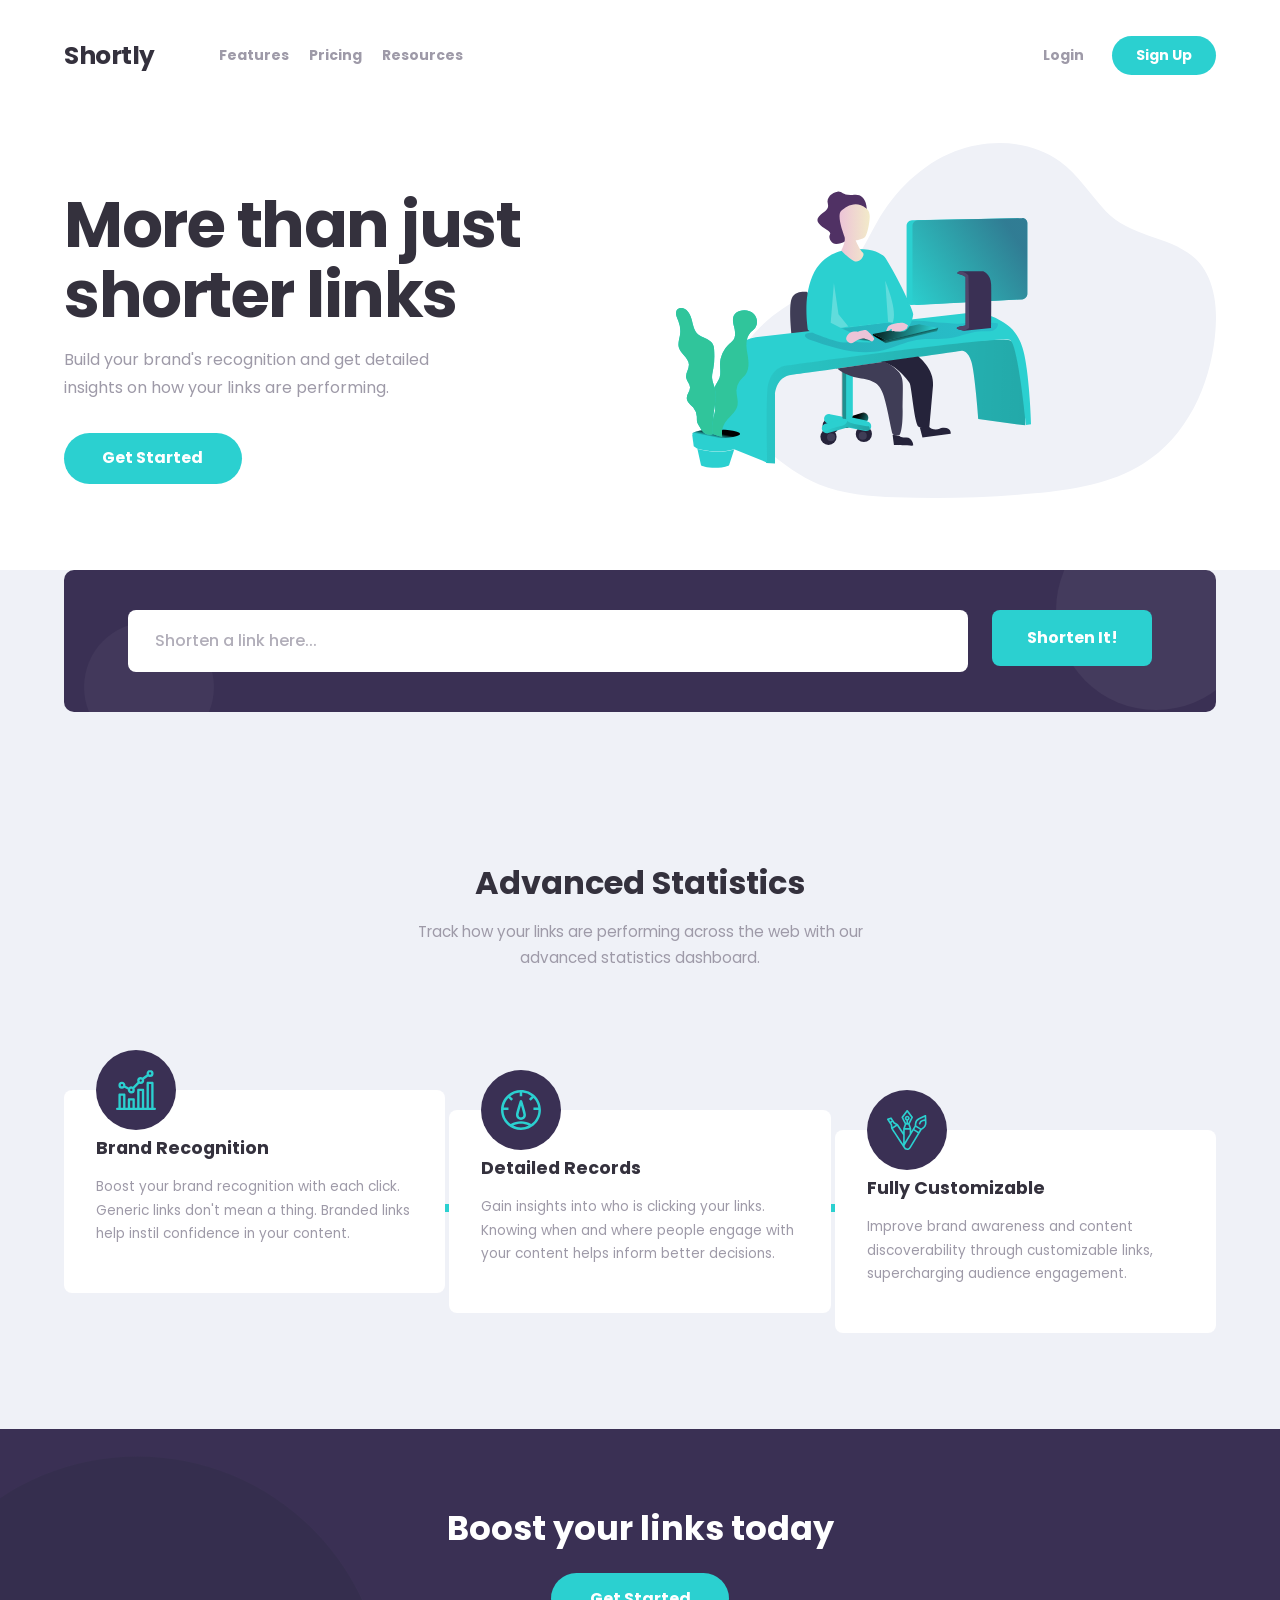
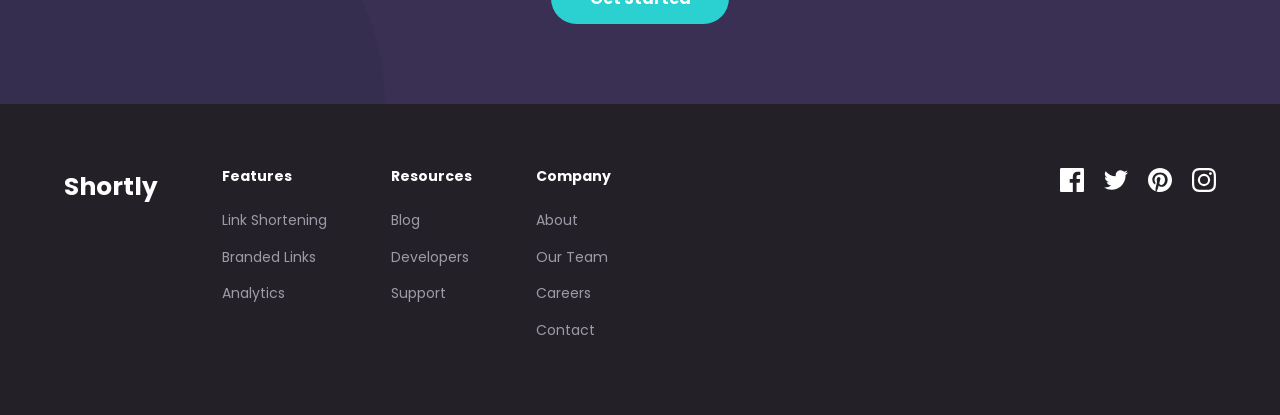
<file: index.html>
<!DOCTYPE html>
<html lang="en">
<head>
  <meta charset="UTF-8" />
  <meta name="viewport" content="width=device-width, initial-scale=1.0" />
  <title>Shortly – More than just shorter links</title>
  <link rel="preconnect" href="https://fonts.googleapis.com" />
  <link rel="preconnect" href="https://fonts.gstatic.com" crossorigin />
  <link href="https://fonts.googleapis.com/css2?family=Poppins:wght@500;700&display=swap" rel="stylesheet" />
  <link
    href="https://cdn.jsdelivr.net/npm/bootstrap@5.3.3/dist/css/bootstrap.min.css"
    rel="stylesheet"
  />
  <link rel="stylesheet" href="index.css" />
</head>
<body>


  <header class="site-header">
    <nav class="navbar navbar-expand-lg">
      <div class="container-xl nav-container">

        <a class="navbar-brand" href="#">Shortly</a>

        <button
          class="navbar-toggler"
          type="button"
          data-bs-toggle="collapse"
          data-bs-target="#mainNav"
          aria-controls="mainNav"
          aria-expanded="false"
          aria-label="Toggle navigation"
        >
          <span class="hamburger-icon">
            <span></span><span></span><span></span>
          </span>
        </button>

        <div class="collapse navbar-collapse" id="mainNav">
          <ul class="navbar-nav me-auto mb-2 mb-lg-0 nav-links">
            <li class="nav-item"><a class="nav-link" href="#">Features</a></li>
            <li class="nav-item"><a class="nav-link" href="#">Pricing</a></li>
            <li class="nav-item"><a class="nav-link" href="#">Resources</a></li>
          </ul>
          <div class="nav-auth d-flex flex-column flex-lg-row align-items-center gap-3">
            <a href="#" class="btn-login">Login</a>
            <a href="#" class="btn-signup">Sign Up</a>
          </div>
        </div>

      </div>
    </nav>
  </header>

  <main>

    
    <section class="hero-section">
      <div class="container-xl">
        <div class="row align-items-center">

          <div class="col-lg-6 order-2 order-lg-1 hero-text">
            <h1 class="hero-heading">More than just shorter links</h1>
            <p class="hero-sub">
              Build your brand's recognition and get detailed insights on how your
              links are performing.
            </p>
            <a href="#shorten" class="btn-primary-cta">Get Started</a>
          </div>

          <div class="col-lg-6 order-1 order-lg-2 hero-image-wrap">
            <div class="hero-illustration" aria-hidden="true">
              <img src="./images/illustration-working.svg" alt="image of a person working on a computer with a phone and some charts" class="hero-svg" />
            </div>
          </div>

        </div>
      </div>
    </section>

    
    <section id="shorten" class="shortener-section">
      <div class="container-xl">

        <div class="shortener-box">
          <form class="shortener-form" id="shortenerForm" novalidate>
            <div class="input-wrapper">
              <input
                type="text"
                id="urlInput"
                class="url-input"
                placeholder="Shorten a link here..."
                autocomplete="off"
              />
              <p class="error-msg" id="errorMsg" aria-live="polite"></p>
            </div>
            <button type="submit" class="btn-shorten">Shorten It!</button>
          </form>
        </div>

       
        <ul class="results-list" id="resultsList" aria-label="Shortened links"></ul>

      </div>
    </section>

   
    <section class="stats-section">
      <div class="container-xl text-center">
        <h2 class="section-title">Advanced Statistics</h2>
        <p class="section-sub">
          Track how your links are performing across the web with our advanced statistics dashboard.
        </p>

        <div class="features-grid">
          <div class="feature-card feature-card--1">
            <div class="feature-icon-wrap">
              <img src="./images/icon-brand-recognition.svg" alt="Brand Recognition">
            </div>
            <h3 class="feature-title">Brand Recognition</h3>
            <p class="feature-text">
              Boost your brand recognition with each click. Generic links don't mean a thing.
              Branded links help instil confidence in your content.
            </p>
          </div>

          <div class="connector" aria-hidden="true"></div>

          <!-- Card 2 -->
          <div class="feature-card feature-card--2">
            <div class="d-flex justify-content-center feature-icon-wrap">
              <img src="./images/icon-detailed-records.svg" alt="Detailed Records">
            </div>
            <h3 class="feature-title">Detailed Records</h3>
            <p class="feature-text">
              Gain insights into who is clicking your links. Knowing when and where people engage
              with your content helps inform better decisions.
            </p>
          </div>

         
          <div class="connector" aria-hidden="true"></div>

         
          <div class="feature-card feature-card--3">
            <div class="d-flex justify-content-center feature-icon-wrap">
              <img class="" src="./images/icon-fully-customizable.svg" alt="">
            </div>
            <h3 class="feature-title">Fully Customizable</h3>
            <p class="feature-text">
              Improve brand awareness and content discoverability through customizable links,
              supercharging audience engagement.
            </p>
          </div>

        </div>
      </div>
    </section>

    
    <section class="cta-band">
      <div class="container-xl text-center">
        <h2 class="cta-title">Boost your links today</h2>
        <a href="#shorten" class="btn-primary-cta">Get Started</a>
      </div>
    </section>

  </main>

  
  <footer class="site-footer">
    <div class="container-xl">
      <div class="footer-inner">

        <div class="footer-brand">
          <span class="footer-logo">Shortly</span>
        </div>

        <nav class="footer-nav" aria-label="Footer navigation">
          <div class="footer-nav-group">
            <h4 class="footer-nav-title">Features</h4>
            <ul>
              <li><a href="#">Link Shortening</a></li>
              <li><a href="#">Branded Links</a></li>
              <li><a href="#">Analytics</a></li>
            </ul>
          </div>
          <div class="footer-nav-group">
            <h4 class="footer-nav-title">Resources</h4>
            <ul>
              <li><a href="#">Blog</a></li>
              <li><a href="#">Developers</a></li>
              <li><a href="#">Support</a></li>
            </ul>
          </div>
          <div class="footer-nav-group">
            <h4 class="footer-nav-title">Company</h4>
            <ul>
              <li><a href="#">About</a></li>
              <li><a href="#">Our Team</a></li>
              <li><a href="#">Careers</a></li>
              <li><a href="#">Contact</a></li>
            </ul>
          </div>
        </nav>

        <div class="footer-social" aria-label="Social media">
         
          <a href="#" aria-label="Facebook">
            <img src="./images/icon-facebook.svg" alt="Facebook">
          </a>
          
          <a href="#" aria-label="Twitter">
            <img src="./images/icon-twitter.svg" alt="Twitter">
          </a>
          
          <a href="#" aria-label="Pinterest">
            <img src="./images/icon-pinterest.svg" alt="Pinterest">
          </a>
          <a href="#" aria-label="Instagram">
            <img src="./images/icon-instagram.svg" alt="Instagram">
          </a>
        </div>

      </div>
    </div>
  </footer>

  <script src="https://cdn.jsdelivr.net/npm/bootstrap@5.3.3/dist/js/bootstrap.bundle.min.js"></script>
  <script src="./index.js"></script>
</body>
</html>
</file>
<file: index.css>
:root {
  --cyan: #2BD0D0;
  --cyan-dark: #1B9898;
  --dark-violet: #3A3054;
  --very-dark-blue: #232127;
  --very-dark-violet: #34313D;
  --gray: #9E9AA8;
  --gray-bg: #EFF1F7;
  --white: #FFFFFF;
  --red: #F46363;

  --font: 'Poppins', sans-serif;
  --fw-medium: 500;
  --fw-bold: 700;
}


*,
*::before,
*::after {
  box-sizing: border-box;
  margin: 0;
  padding: 0;
}

html {
  scroll-behavior: smooth;
}

body {
  font-family: var(--font);
  font-size: 18px;
  color: var(--gray);
  background-color: var(--white);
  overflow-x: hidden;
}

ul {
  list-style: none;
  padding: 0;
  margin: 0;
}

a {
  text-decoration: none;
}

img,
svg {
  display: block;
}


.site-header {
  position: relative;
  z-index: 100;
}

.site-header .navbar {
  padding: 2rem 0;
}

.nav-container {
  display: flex;
  align-items: center;
  gap: 2.5rem;
  padding-left: 1.5rem;
  padding-right: 1.5rem;
}

.navbar-brand {
  font-size: 1.55rem;
  font-weight: var(--fw-bold);
  color: var(--very-dark-violet);
  letter-spacing: -0.5px;
  flex-shrink: 0;
}

.navbar-brand:hover {
  color: var(--very-dark-violet);
}

.navbar-collapse {
  display: flex;
  align-items: center;
  justify-content: space-between;
  flex: 1;
}

.nav-links {
  display: flex;
  flex-direction: row;
  align-items: center;
  gap: 0.25rem;
}

.nav-links .nav-link {
  color: var(--gray);
  font-weight: var(--fw-bold);
  font-size: 0.875rem;
  padding: 0.5rem 0.75rem;
  transition: color 0.2s;
}

.nav-links .nav-link:hover {
  color: var(--very-dark-violet);
}

.nav-auth {
  gap: 1rem;
}

.btn-login {
  color: var(--gray);
  font-weight: var(--fw-bold);
  font-size: 0.875rem;
  padding: 0.5rem 0.75rem;
  transition: color 0.2s;
}

.btn-login:hover {
  color: var(--very-dark-violet);
}

.btn-signup {
  display: inline-block;
  background-color: var(--cyan);
  color: var(--white);
  font-weight: var(--fw-bold);
  font-size: 0.875rem;
  padding: 0.55rem 1.5rem;
  border-radius: 100px;
  transition: background-color 0.2s;
}

.btn-signup:hover {
  background-color: #9BE3E2;
  color: var(--white);
}


.navbar-toggler {
  border: none;
  background: transparent;
  padding: 0.4rem;
  cursor: pointer;
}

.navbar-toggler:focus {
  outline: none;
  box-shadow: none;
}

.hamburger-icon {
  display: flex;
  flex-direction: column;
  gap: 5px;
}

.hamburger-icon span {
  display: block;
  width: 24px;
  height: 3px;
  background-color: var(--gray);
  border-radius: 2px;
}


@media (max-width: 991.98px) {
  .navbar-collapse {
    position: absolute;
    top: 100%;
    left: 1.5rem;
    right: 1.5rem;
    background-color: var(--dark-violet);
    border-radius: 10px;
    padding: 2.5rem 1.5rem;
    flex-direction: column;
    gap: 0;
  }

  .nav-links {
    flex-direction: column;
    width: 100%;
    gap: 0;
    border-bottom: 1px solid rgba(255, 255, 255, 0.15);
    padding-bottom: 1.5rem;
    margin-bottom: 1.5rem;
  }

  .nav-links .nav-link {
    color: var(--white);
    text-align: center;
    font-size: 1.1rem;
    padding: 0.75rem;
    width: 100%;
  }

  .nav-links .nav-link:hover {
    color: var(--cyan);
  }

  .nav-auth {
    flex-direction: column;
    width: 100%;
    gap: 1rem;
  }

  .btn-login {
    color: var(--white);
    text-align: center;
    font-size: 1.1rem;
    font-weight: var(--fw-bold);
    width: 100%;
    display: block;
    padding: 0.5rem;
  }

  .btn-login:hover {
    color: var(--cyan);
  }

  .btn-signup {
    width: 100%;
    text-align: center;
    font-size: 1.1rem;
    padding: 0.85rem;
  }
}


.hero-section {
  padding-top: 2rem;
  padding-bottom: 8rem;
  overflow: hidden;
}

.hero-section .container-xl {
  padding-left: 1.5rem;
  padding-right: 1.5rem;
}

.hero-text {
  padding-top: 2rem;
}

.hero-heading {
  font-size: clamp(2.5rem, 5vw, 4.2rem);
  font-weight: var(--fw-bold);
  color: var(--very-dark-violet);
  line-height: 1.1;
  letter-spacing: -1.5px;
  margin-bottom: 1rem;
}

.hero-sub {
  font-size: 1rem;
  color: var(--gray);
  line-height: 1.7;
  margin-bottom: 2rem;
  max-width: 380px;
}

.btn-primary-cta {
  display: inline-block;
  background-color: var(--cyan);
  color: var(--white);
  font-family: var(--font);
  font-weight: var(--fw-bold);
  font-size: 1rem;
  padding: 0.85rem 2.4rem;
  border-radius: 100px;
  border: none;
  cursor: pointer;
  transition: background-color 0.2s;
  text-decoration: none;
}

.btn-primary-cta:hover {
  background-color: #9BE3E2;
  color: var(--white);
}

.hero-image-wrap {
  position: relative;
}

.hero-illustration {
  width: 100%;
}

.hero-svg {
  width: 100%;
  height: auto;
  max-width: 540px;
  margin-left: auto;
}

/* Mobile hero */
@media (max-width: 991.98px) {
  .hero-section {
    text-align: center;
    padding-bottom: 2rem;
  }

  .hero-text {
    padding-top: 1.5rem;
  }

  .hero-sub {
    max-width: 100%;
    margin-left: auto;
    margin-right: auto;
  }

  .hero-svg {
    margin: 0 auto;
    max-width: 100%;
    transform: translateX(10%);
  }
}


.shortener-section {
  background-color: var(--gray-bg);
  padding-bottom: 3rem;
  z-index: 1;
  
}

.shortener-section .container-xl {
  padding-left: 1.5rem;
  padding-right: 1.5rem;
}

.shortener-box {
  background-color: var(--dark-violet);
  border-radius: 10px;
  padding: 2.5rem 4rem;
  margin-top: -3.5rem;
  background-image: url("data:image/svg+xml,%3Csvg xmlns='http://www.w3.org/2000/svg' viewBox='0 0 1440 120'%3E%3Ccircle cx='50' cy='80' r='120' fill='%232F2B47' opacity='0.8'/%3E%3Ccircle cx='1400' cy='20' r='90' fill='%232F2B47' opacity='0.6'/%3E%3C/svg%3E");
  background-size: cover;
  background-position: center;
  position: relative;
  overflow: hidden;
}


.shortener-box::before {
  content: '';
  position: absolute;
  width: 200px;
  height: 200px;
  border-radius: 50%;
  background-color: rgba(255, 255, 255, 0.05);
  top: -60px;
  right: -40px;
}

.shortener-box::after {
  content: '';
  position: absolute;
  width: 130px;
  height: 130px;
  border-radius: 50%;
  background-color: rgba(255, 255, 255, 0.04);
  bottom: -40px;
  left: 20px;
}

.shortener-form {
  display: flex;
  gap: 1.5rem;
  align-items: flex-start;
  position: relative;
  z-index: 2;
}

.input-wrapper {
  flex: 1;
  position: relative;
}

.url-input {
  width: 100%;
  padding: 1rem 1.5rem;
  border-radius: 8px;
  border: 3px solid transparent;
  font-family: var(--font);
  font-size: 1rem;
  font-weight: var(--fw-medium);
  color: var(--very-dark-violet);
  outline: none;
  transition: border-color 0.2s;
}

.url-input::placeholder {
  color: var(--gray);
  opacity: 0.8;
}

.url-input:focus {
  border-color: var(--cyan);
}

.url-input.is-error {
  border-color: var(--red);
}

.url-input.is-error::placeholder {
  color: rgba(244, 99, 99, 0.5);
}

.error-msg {
  color: var(--red);
  font-style: italic;
  font-size: 0.875rem;
  margin-top: 0.4rem;
  display: none;
}

.error-msg.visible {
  display: block;
}

.btn-shorten {
  background-color: var(--cyan);
  color: var(--white);
  font-family: var(--font);
  font-weight: var(--fw-bold);
  font-size: 1rem;
  padding: 1rem 2rem;
  border-radius: 8px;
  border: none;
  cursor: pointer;
  white-space: nowrap;
  transition: background-color 0.2s;
  min-width: 160px;
}

.btn-shorten:hover {
  background-color: #9BE3E2;
}

.btn-shorten:disabled {
  opacity: 0.7;
  cursor: not-allowed;
}


.results-list {
  margin-top: 1.5rem;
  display: flex;
  flex-direction: column;
  gap: 1rem;
}

.result-item {
  background-color: var(--white);
  border-radius: 8px;
  display: flex;
  align-items: center;
  justify-content: space-between;
  padding: 1rem 1.5rem;
  gap: 1rem;
  animation: slideIn 0.3s ease;
}

@keyframes slideIn {
  from {
    opacity: 0;
    transform: translateY(-10px);
  }
  to {
    opacity: 1;
    transform: translateY(0);
  }
}

.result-original {
  color: var(--very-dark-violet);
  font-size: 0.95rem;
  font-weight: var(--fw-medium);
  overflow: hidden;
  text-overflow: ellipsis;
  white-space: nowrap;
  max-width: 50%;
}

.result-right {
  display: flex;
  align-items: center;
  gap: 1.5rem;
  flex-shrink: 0;
}

.result-short {
  color: var(--cyan);
  font-size: 0.95rem;
  font-weight: var(--fw-medium);
}

.btn-copy {
  background-color: var(--cyan);
  color: var(--white);
  font-family: var(--font);
  font-weight: var(--fw-bold);
  font-size: 0.875rem;
  padding: 0.5rem 1.5rem;
  border-radius: 6px;
  border: none;
  cursor: pointer;
  transition: background-color 0.2s;
  min-width: 90px;
  text-align: center;
}

.btn-copy:hover {
  background-color: #9BE3E2;
}

.btn-copy.copied {
  background-color: var(--dark-violet);
}

@media (max-width: 767.98px) {
  .shortener-box {
    padding: 1.5rem 1.5rem;
  }

  .shortener-form {
    flex-direction: column;
    gap: 1rem;
  }

  .btn-shorten {
    width: 100%;
    min-width: unset;
  }

  .result-item {
    flex-direction: column;
    align-items: flex-start;
    gap: 0.75rem;
    padding: 1rem;
  }

  .result-original {
    max-width: 100%;
    border-bottom: 1px solid var(--gray-bg);
    padding-bottom: 0.75rem;
    width: 100%;
  }

  .result-right {
    flex-direction: column;
    align-items: flex-start;
    gap: 0.75rem;
    width: 100%;
  }

  .btn-copy {
    width: 100%;
  }
}


.stats-section {
  background-color: var(--gray-bg);
  padding: 5rem 0 6rem;
}

.stats-section .container-xl {
  padding-left: 1.5rem;
  padding-right: 1.5rem;
}

.section-title {
  font-size: clamp(1.5rem, 3vw, 2rem);
  font-weight: var(--fw-bold);
  color: var(--very-dark-violet);
  margin-bottom: 1rem;
}

.section-sub {
  font-size: 0.95rem;
  color: var(--gray);
  max-width: 480px;
  margin: 0 auto 5rem;
  line-height: 1.7;
}

.features-grid {
  display: grid;
  grid-template-columns: 1fr 4px 1fr 4px 1fr;
  grid-template-rows: auto;
  align-items: center;
  gap: 0 0;
  position: relative;
}

.connector {
  width: 100%;
  height: 8px;
  background-color: var(--cyan);
  align-self: center;
  margin-top: 2rem;
}

.feature-card {
  background-color: var(--white);
  border-radius: 8px;
  padding: 2.5rem 2rem 2rem;
  text-align: left;
  position: relative;
}

.feature-card--1 {
  margin-top: 0;
}

.feature-card--2 {
  margin-top: 2.5rem;
}

.feature-card--3 {
  margin-top: 5rem;
}

.feature-icon-wrap {
  width: 80px;
  height: 80px;
  background-color: var(--dark-violet);
  border-radius: 50%;
  display: flex;
  align-items: center;
  justify-content: center;
  position: absolute;
  top: -40px;
  left: 2rem;
}

.feature-icon-wrap img {
  width: 40px;
  height: 40px;
}

.feature-title {
  font-size: 1.1rem;
  font-weight: var(--fw-bold);
  color: var(--very-dark-violet);
  margin-top: 0.5rem;
  margin-bottom: 1rem;
}

.feature-text {
  font-size: 0.85rem;
  line-height: 1.7;
  color: var(--gray);
}


@media (max-width: 991.98px) {
  .features-grid {
    grid-template-columns: 1fr;
    grid-template-rows: auto;
    gap: 5rem 0;
  }

  .connector {
    width: 8px;
    height: 60px;
    justify-self: center;
    margin-top: 0;
  }

  .feature-card--1,
  .feature-card--2,
  .feature-card--3 {
    margin-top: 0;
  }

  .feature-card {
    text-align: center;
  }

  .feature-icon-wrap {
    left: 50%;
    transform: translateX(-50%);
  }
}


.cta-band {
  background-color: var(--dark-violet);
  padding: 5rem 1.5rem;
  background-image: url("data:image/svg+xml,%3Csvg xmlns='http://www.w3.org/2000/svg' viewBox='0 0 1440 200'%3E%3Ccircle cx='100' cy='200' r='180' fill='%232F2B47' opacity='0.5'/%3E%3Ccircle cx='1380' cy='0' r='160' fill='%232F2B47' opacity='0.4'/%3E%3C/svg%3E");
  background-size: cover;
}

.cta-title {
  font-size: clamp(1.6rem, 3vw, 2.1rem);
  font-weight: var(--fw-bold);
  color: var(--white);
  margin-bottom: 1.5rem;
}


.site-footer {
  background-color: var(--very-dark-blue);
  padding: 4rem 0;
}

.site-footer .container-xl {
  padding-left: 1.5rem;
  padding-right: 1.5rem;
}

.footer-inner {
  display: grid;
  grid-template-columns: auto 1fr auto;
  align-items: start;
  gap: 2rem 4rem;
}

.footer-logo {
  font-size: 1.55rem;
  font-weight: var(--fw-bold);
  color: var(--white);
}

.footer-nav {
  display: flex;
  gap: 4rem;
  flex-wrap: wrap;
}

.footer-nav-title {
  font-size: 0.875rem;
  font-weight: var(--fw-bold);
  color: var(--white);
  margin-bottom: 1.25rem;
}

.footer-nav-group ul li {
  margin-bottom: 0.6rem;
}

.footer-nav-group ul li a {
  font-size: 0.875rem;
  color: var(--gray);
  transition: color 0.2s;
}

.footer-nav-group ul li a:hover {
  color: var(--cyan);
}

.footer-social {
  display: flex;
  align-items: center;
  gap: 1.25rem;
}

.footer-social a {
  display: flex;
  align-items: center;
  justify-content: center;
  transition: opacity 0.2s;
}

.footer-social a:hover {
  opacity: 0.7;
}

.footer-social svg {
  width: 22px;
  height: 22px;
}

/* Mobile footer */
@media (max-width: 767.98px) {
  .footer-inner {
    grid-template-columns: 1fr;
    text-align: center;
    gap: 2.5rem;
    justify-items: center;
  }

  .footer-nav {
    flex-direction: column;
    gap: 2rem;
    align-items: center;
  }

  .footer-nav-group {
    text-align: center;
  }

  .footer-social {
    justify-content: center;
  }
}

@media (min-width: 768px) and (max-width: 991.98px) {
  .footer-inner {
    grid-template-columns: 1fr;
    justify-items: center;
    text-align: center;
    gap: 2rem;
  }

  .footer-nav {
    justify-content: center;
  }
}


@media (min-width: 1200px) {
  .container-xl {
    max-width: 1200px;
  }
}


.btn-shorten.loading {
  position: relative;
  color: transparent;
}

.btn-shorten.loading::after {
  content: '';
  position: absolute;
  top: 50%;
  left: 50%;
  width: 18px;
  height: 18px;
  margin: -9px 0 0 -9px;
  border: 2px solid rgba(255,255,255,0.4);
  border-top-color: var(--white);
  border-radius: 50%;
  animation: spin 0.7s linear infinite;
}

@keyframes spin {
  to { transform: rotate(360deg); }
}
</file>
